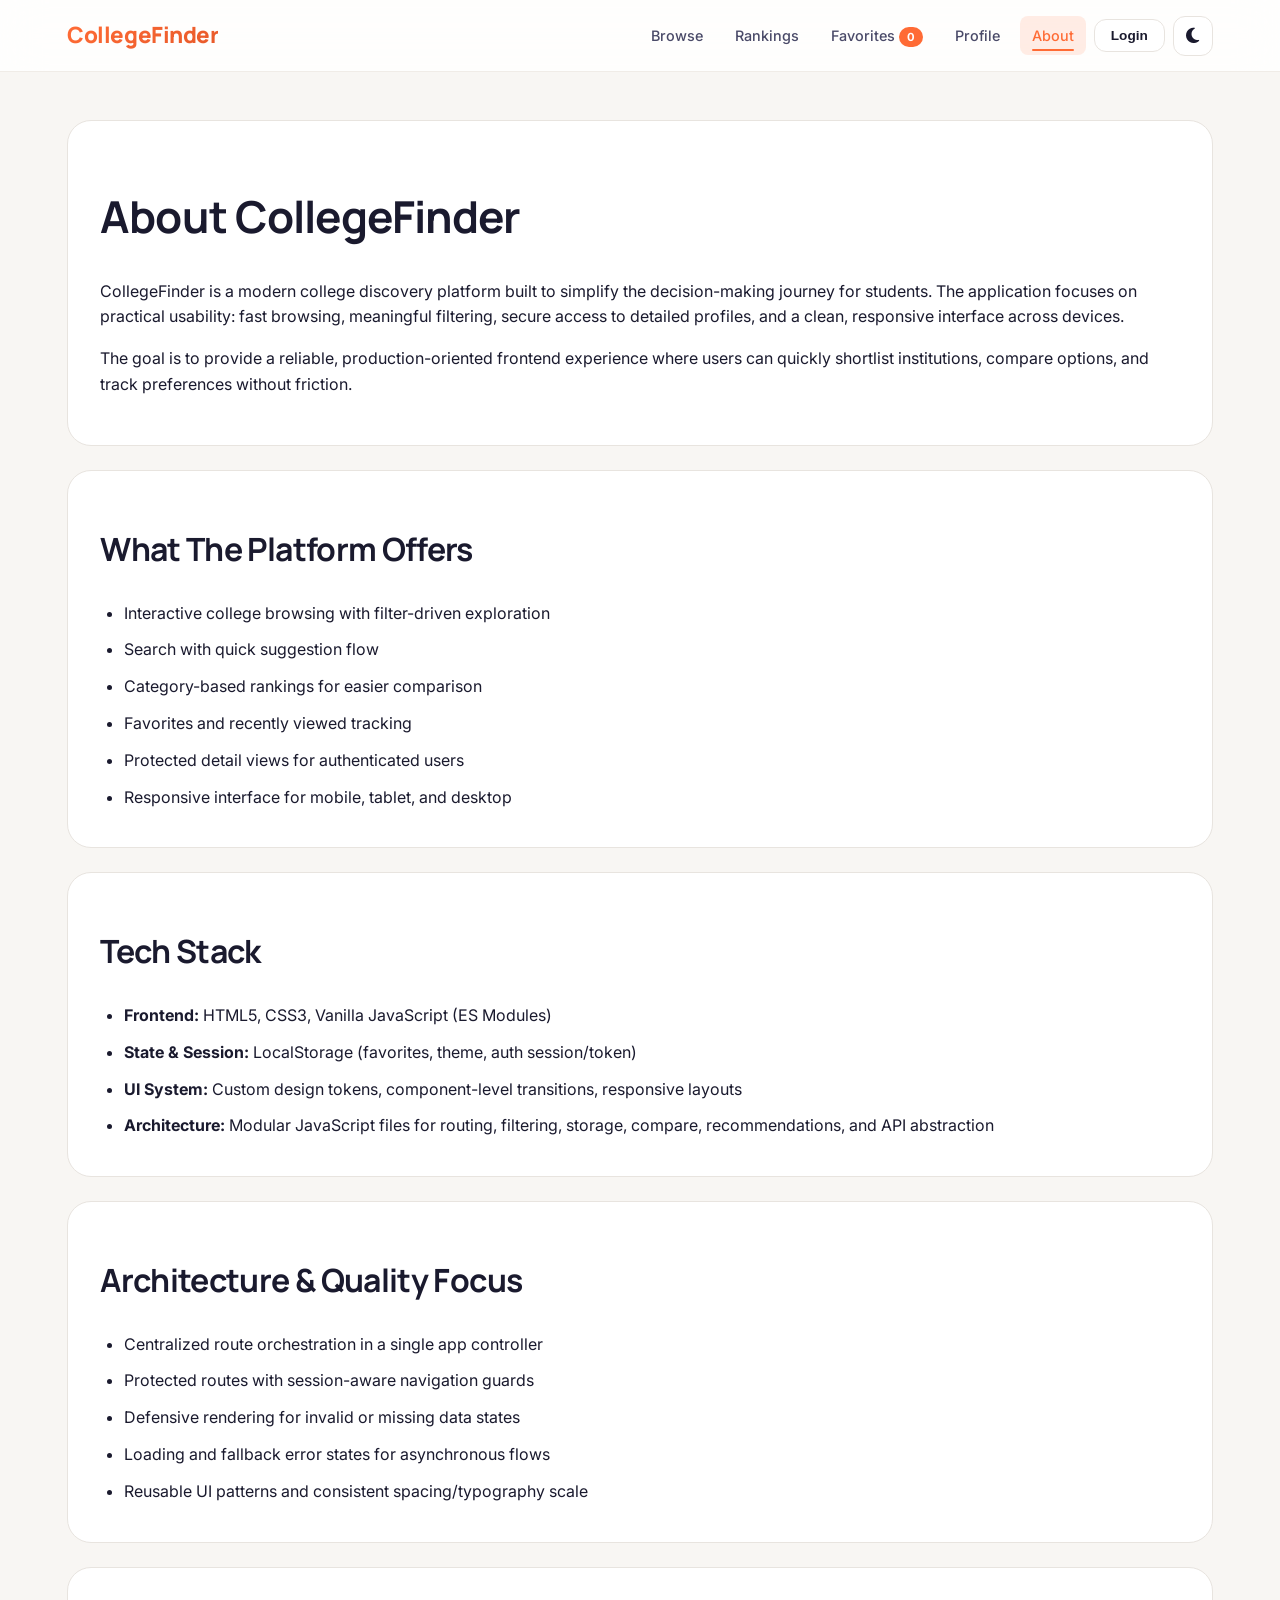
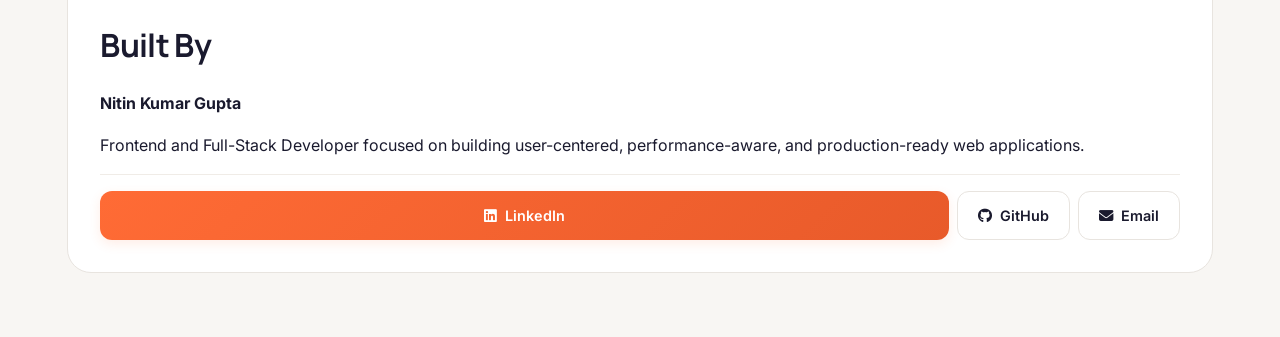
<file: about.html>
﻿<!DOCTYPE html>
<html lang="en" data-theme="light">
<head>
  <meta charset="UTF-8">
  <meta name="viewport" content="width=device-width, initial-scale=1.0">
  <title>About | CollegeFinder</title>
  <link rel="stylesheet" href="css/style.css">
  <link rel="stylesheet" href="https://cdnjs.cloudflare.com/ajax/libs/font-awesome/6.4.0/css/all.min.css">
</head>
<body>
  <nav class="navbar" role="navigation" aria-label="Main navigation">
    <div class="container nav-content">
      <a href="index.html" class="logo">CollegeFinder</a>
      <button id="nav-toggle" class="hamburger" aria-label="Toggle menu"><span></span><span></span><span></span></button>
      <div class="nav-links">
        <a href="index.html">Browse</a>
        <a href="rankings.html">Rankings</a>
        <a href="favorites.html">Favorites <span id="fav-count" class="badge">0</span></a>
        <a href="profile.html">Profile</a>
        <a href="about.html" class="active" aria-current="page">About</a>
        <span id="user-chip" class="user-chip hidden">Hi, <strong id="user-chip-name"></strong></span>
        <button id="auth-button" class="btn btn-secondary btn-sm">Login</button>
        <button id="theme-toggle" aria-label="Toggle Dark Mode"><i class="fas fa-moon"></i></button>
      </div>
    </div>
  </nav>

  <main class="container single-college-page">
    <section class="profile-panel">
      <h1>About CollegeFinder</h1>
      <p>CollegeFinder is a modern college discovery platform built to simplify the decision-making journey for students. The application focuses on practical usability: fast browsing, meaningful filtering, secure access to detailed profiles, and a clean, responsive interface across devices.</p>
      <p>The goal is to provide a reliable, production-oriented frontend experience where users can quickly shortlist institutions, compare options, and track preferences without friction.</p>
    </section>

    <section class="profile-panel">
      <h2>What The Platform Offers</h2>
      <ul>
        <li>Interactive college browsing with filter-driven exploration</li>
        <li>Search with quick suggestion flow</li>
        <li>Category-based rankings for easier comparison</li>
        <li>Favorites and recently viewed tracking</li>
        <li>Protected detail views for authenticated users</li>
        <li>Responsive interface for mobile, tablet, and desktop</li>
      </ul>
    </section>

    <section class="profile-panel">
      <h2>Tech Stack</h2>
      <ul>
        <li><strong>Frontend:</strong> HTML5, CSS3, Vanilla JavaScript (ES Modules)</li>
        <li><strong>State & Session:</strong> LocalStorage (favorites, theme, auth session/token)</li>
        <li><strong>UI System:</strong> Custom design tokens, component-level transitions, responsive layouts</li>
        <li><strong>Architecture:</strong> Modular JavaScript files for routing, filtering, storage, compare, recommendations, and API abstraction</li>
      </ul>
    </section>

    <section class="profile-panel">
      <h2>Architecture & Quality Focus</h2>
      <ul>
        <li>Centralized route orchestration in a single app controller</li>
        <li>Protected routes with session-aware navigation guards</li>
        <li>Defensive rendering for invalid or missing data states</li>
        <li>Loading and fallback error states for asynchronous flows</li>
        <li>Reusable UI patterns and consistent spacing/typography scale</li>
      </ul>
    </section>

    <section class="profile-panel">
      <h2>Built By</h2>
      <p><strong>Nitin Kumar Gupta</strong></p>
      <p>Frontend and Full-Stack Developer focused on building user-centered, performance-aware, and production-ready web applications.</p>
      <div class="card-actions" style="margin-top: 1rem; flex-wrap: wrap;">
        <a class="btn btn-primary" href="https://www.linkedin.com/in/nitin-kumar-gupta-0a5567373/" target="_blank" rel="noopener noreferrer">
          <i class="fab fa-linkedin"></i> LinkedIn
        </a>
        <a class="btn btn-secondary" href="https://github.com/NitinGupta05" target="_blank" rel="noopener noreferrer">
          <i class="fab fa-github"></i> GitHub
        </a>
        <a class="btn btn-secondary" href="mailto:nitinkumargupta515@gmail.com">
          <i class="fas fa-envelope"></i> Email
        </a>
      </div>
    </section>
  </main>

  <script type="module" src="js/app.js"></script>
</body>
</html>
</file>
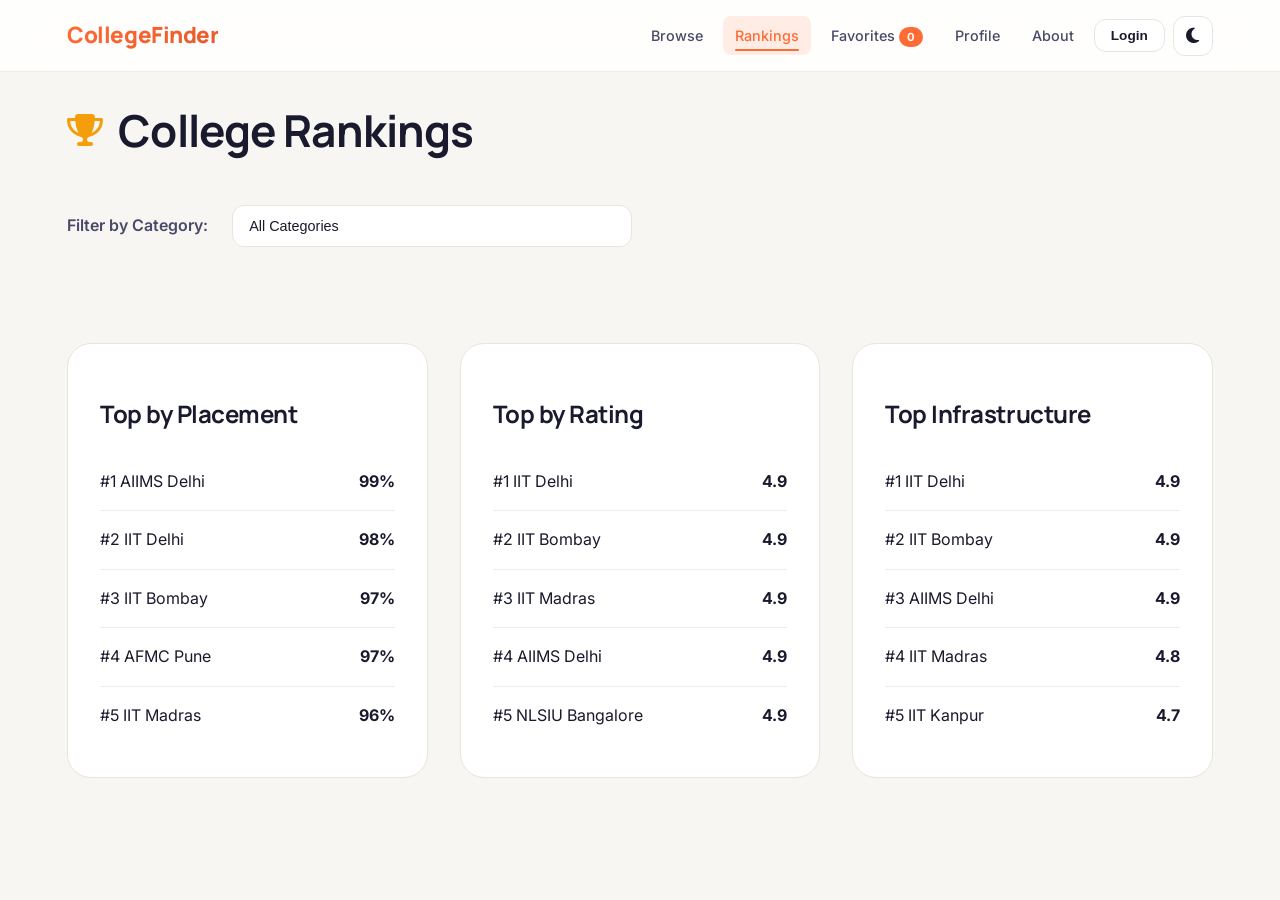
<file: rankings.html>
﻿<!DOCTYPE html>
<html lang="en" data-theme="light" style="scroll-behavior: smooth;">
<head>
  <meta charset="UTF-8">
  <meta name="viewport" content="width=device-width, initial-scale=1.0">
  <title>College Rankings | CollegeFinder</title>
  <link rel="stylesheet" href="css/style.css">
  <link rel="stylesheet" href="https://cdnjs.cloudflare.com/ajax/libs/font-awesome/6.4.0/css/all.min.css">
</head>
<body>
  <nav class="navbar" role="navigation" aria-label="Main navigation">
    <div class="container nav-content">
      <a href="index.html" class="logo">CollegeFinder</a>
      <button id="nav-toggle" class="hamburger" aria-label="Toggle menu"><span></span><span></span><span></span></button>
      <div class="nav-links">
        <a href="index.html">Browse</a>
        <a href="rankings.html" class="active" aria-current="page">Rankings</a>
        <a href="favorites.html">Favorites <span id="fav-count" class="badge">0</span></a>
        <a href="profile.html">Profile</a>
        <a href="about.html">About</a>
        <span id="user-chip" class="user-chip hidden">Hi, <strong id="user-chip-name"></strong></span>
        <button id="auth-button" class="btn btn-secondary btn-sm">Login</button>
        <button id="theme-toggle" aria-label="Toggle Dark Mode"><i class="fas fa-moon"></i></button>
      </div>
    </div>
  </nav>

  <main class="container single-college-page ranking-page" role="main" aria-label="College rankings">
    <h1 class="ranking-title"><i class="fas fa-trophy ranking-icon"></i> College Rankings</h1>
    <div class="ranking-filter-row">
      <label for="rank-category">Filter by Category:</label>
      <select id="rank-category" class="form-control">
        <option value="">All Categories</option>
        <option value="Engineering">Engineering</option>
        <option value="Medical">Medical</option>
        <option value="Law">Law</option>
        <option value="Arts">Arts</option>
      </select>
    </div>
    <div class="ranking-grid">
      <div class="ranking-section"><h3>Top by Placement</h3><div id="placement-ranking"></div></div>
      <div class="ranking-section"><h3>Top by Rating</h3><div id="rating-ranking"></div></div>
      <div class="ranking-section"><h3>Top Infrastructure</h3><div id="infrastructure-ranking"></div></div>
    </div>
  </main>

  <script type="module" src="js/app.js"></script>
</body>
</html>
</file>
<file: css/style.css>
@import url('https://fonts.googleapis.com/css2?family=Inter:wght@400;500;600;700&family=Manrope:wght@600;700;800&display=swap');

:root {
  /* Modern Color System */
  --bg: #f8f6f3;
  --bg-soft: #f0ece7;
  --surface: #ffffff;
  --surface-elevated: #ffffff;
  --text: #1a1a2e;
  --text-secondary: #4a4a68;
  --muted: #6b6b8d;
  --accent: #ff6b35;
  --accent-strong: #e85a2a;
  --accent-soft: rgba(255, 107, 53, 0.12);
  --border: #e8e4df;
  --border-soft: #f0ece7;
  --success: #10b981;
  --success-soft: rgba(16, 185, 129, 0.12);
  --danger: #ef4444;
  --danger-soft: rgba(239, 68, 68, 0.12);
  --warning: #f59e0b;
  --warning-soft: rgba(245, 158, 11, 0.12);
  --info: #3b82f6;
  --info-soft: rgba(59, 130, 246, 0.12);
  
  /* Modern Shadows */
  --shadow-xs: 0 1px 2px rgba(26, 26, 46, 0.04);
  --shadow-sm: 0 2px 8px rgba(26, 26, 46, 0.06);
  --shadow: 0 4px 16px rgba(26, 26, 46, 0.08);
  --shadow-md: 0 8px 24px rgba(26, 26, 46, 0.10);
  --shadow-lg: 0 16px 40px rgba(26, 26, 46, 0.12);
  --shadow-xl: 0 24px 60px rgba(26, 26, 46, 0.16);
  
  /* Border Radius - More rounded modern feel */
  --radius-xs: 4px;
  --radius-sm: 8px;
  --radius: 12px;
  --radius-md: 16px;
  --radius-lg: 24px;
  --radius-xl: 32px;
  --radius-full: 9999px;
  
  /* Spacing Scale */
  --space-xs: 0.25rem;
  --space-sm: 0.5rem;
  --space-md: 1rem;
  --space-lg: 1.5rem;
  --space-xl: 2rem;
  --space-2xl: 3rem;
  --space-3xl: 4rem;
  
  /* Animation */
  --ease: 200ms cubic-bezier(0.4, 0, 0.2, 1);
  --ease-out: 300ms cubic-bezier(0, 0, 0.2, 1);
  --ease-spring: 400ms cubic-bezier(0.34, 1.56, 0.64, 1);
  
  /* Layout */
  --navbar-height: 72px;
  --sidebar-width: 300px;
  --container-max: 1280px;
}

/* Dark Theme - Modern deep blue-black */
[data-theme='dark'] {
  --bg: #0f0f1a;
  --bg-soft: #1a1a2e;
  --surface: #1e1e30;
  --surface-elevated: #252540;
  --text: #f1f1f5;
  --text-secondary: #c4c4d4;
  --muted: #8888a0;
  --accent: #ff7a48;
  --accent-strong: #ff8f66;
  --accent-soft: rgba(255, 122, 72, 0.15);
  --border: #2a2a42;
  --border-soft: #252538;
  --shadow-xs: 0 1px 2px rgba(0, 0, 0, 0.2);
  --shadow-sm: 0 2px 8px rgba(0, 0, 0, 0.25);
  --shadow: 0 4px 16px rgba(0, 0, 0, 0.3);
  --shadow-md: 0 8px 24px rgba(0, 0, 0, 0.35);
  --shadow-lg: 0 16px 40px rgba(0, 0, 0, 0.4);
  --shadow-xl: 0 24px 60px rgba(0, 0, 0, 0.5);
}

* {
  box-sizing: border-box;
}

html {
  scroll-behavior: smooth;
}

html,
body {
  margin: 0;
  padding: 0;
}

body {
  font-family: 'Inter', -apple-system, BlinkMacSystemFont, 'Segoe UI', sans-serif;
  background: var(--bg);
  color: var(--text);
  line-height: 1.6;
  overflow-x: hidden;
  -webkit-font-smoothing: antialiased;
  -moz-osx-font-smoothing: grayscale;
}

body.menu-open {
  overflow: hidden;
}

/* Modern Container */
.container {
  width: min(var(--container-max), 92vw);
  margin: 0 auto;
  padding-left: var(--space-md);
  padding-right: var(--space-md);
}

a {
  color: inherit;
  text-decoration: none;
}

h1, h2, h3, h4, h5, h6,
.logo {
  font-family: 'Manrope', sans-serif;
  font-weight: 700;
  letter-spacing: -0.02em;
  color: var(--text);
  line-height: 1.2;
}

h1 { font-size: clamp(2rem, 4vw, 2.75rem); }
h2 { font-size: clamp(1.5rem, 3vw, 2rem); }
h3 { font-size: clamp(1.25rem, 2.5vw, 1.5rem); }
h4 { font-size: 1.125rem; }

.hidden {
  display: none !important;
}

/* ===== MODERN NAVBAR ===== */
.navbar {
  position: sticky;
  top: 0;
  z-index: 140;
  height: var(--navbar-height);
  background: color-mix(in srgb, var(--surface) 85%, transparent);
  backdrop-filter: blur(20px) saturate(180%);
  -webkit-backdrop-filter: blur(20px) saturate(180%);
  border-bottom: 1px solid var(--border-soft);
  transition: background var(--ease), border-color var(--ease), box-shadow var(--ease);
}

.navbar.scrolled {
  box-shadow: var(--shadow-md);
  border-color: var(--border);
}

.nav-content {
  display: flex;
  align-items: center;
  justify-content: space-between;
  height: 100%;
  gap: var(--space-xl);
}

.logo {
  text-decoration: none;
  font-size: 1.4rem;
  font-weight: 800;
  background: linear-gradient(135deg, var(--accent) 0%, var(--accent-strong) 100%);
  -webkit-background-clip: text;
  -webkit-text-fill-color: transparent;
  background-clip: text;
  transition: transform var(--ease);
}

.logo:hover {
  transform: scale(1.02);
}

.nav-links {
  display: flex;
  align-items: center;
  gap: var(--space-sm);
  min-width: 0;
}

.nav-links a {
  text-decoration: none;
  font-weight: 500;
  font-size: 0.9rem;
  color: var(--text-secondary);
  padding: 0.5rem 0.75rem;
  border-radius: var(--radius-sm);
  transition: all var(--ease);
  position: relative;
}

.nav-links a::after {
  content: '';
  position: absolute;
  bottom: 4px;
  left: 50%;
  width: 0;
  height: 2px;
  background: var(--accent);
  border-radius: var(--radius-full);
  transition: all var(--ease);
  transform: translateX(-50%);
}

.nav-links a:hover {
  color: var(--text);
  background: var(--accent-soft);
}

.nav-links a:hover::after {
  width: calc(100% - 1.5rem);
}

.nav-links a.active {
  color: var(--accent);
  background: var(--accent-soft);
}

.nav-links a.active::after {
  width: calc(100% - 1.5rem);
}

/* Theme Toggle - Modern Icon Button */
#theme-toggle {
  width: 40px;
  height: 40px;
  border-radius: var(--radius);
  border: 1px solid var(--border);
  background: var(--surface);
  color: var(--text);
  cursor: pointer;
  display: flex;
  align-items: center;
  justify-content: center;
  transition: all var(--ease);
}

#theme-toggle:hover {
  border-color: var(--accent);
  background: var(--accent-soft);
  transform: scale(1.05);
}

#theme-toggle:active {
  transform: scale(0.95);
}

#theme-toggle i {
  font-size: 1.1rem;
  transition: transform var(--ease-spring);
}

#theme-toggle:hover i {
  transform: rotate(15deg);
}

/* Modern Hamburger Menu */
.hamburger {
  display: none;
  width: 44px;
  height: 44px;
  border: 1px solid var(--border);
  border-radius: var(--radius);
  background: var(--surface);
  cursor: pointer;
  align-items: center;
  justify-content: center;
  gap: 5px;
  flex-direction: column;
  padding: 10px;
}

.hamburger span {
  width: 20px;
  height: 2px;
  background: var(--text);
  border-radius: var(--radius-full);
  transition: all var(--ease);
}

.hamburger.active span:nth-child(1) {
  transform: translateY(7px) rotate(45deg);
}
.hamburger.active span:nth-child(2) {
  opacity: 0;
  transform: scaleX(0);
}
.hamburger.active span:nth-child(3) {
  transform: translateY(-7px) rotate(-45deg);
}

/* ===== MAIN LAYOUT ===== */
.main-layout {
  display: grid;
  grid-template-columns: var(--sidebar-width) 1fr;
  gap: var(--space-xl);
  padding-top: var(--space-xl);
  padding-bottom: var(--space-3xl);
  min-height: calc(100vh - var(--navbar-height));
}

/* ===== MODERN SIDEBAR ===== */
.sidebar {
  position: sticky;
  top: calc(var(--navbar-height) + var(--space-lg));
  align-self: start;
  background: var(--surface);
  border: 1px solid var(--border);
  border-radius: var(--radius-lg);
  padding: var(--space-lg);
  transition: all var(--ease);
  max-height: calc(100vh - var(--navbar-height) - var(--space-xl));
  overflow-y: auto;
  scrollbar-width: thin;
  scrollbar-color: var(--border) transparent;
}

.sidebar::-webkit-scrollbar {
  width: 6px;
}

.sidebar::-webkit-scrollbar-track {
  background: transparent;
}

.sidebar::-webkit-scrollbar-thumb {
  background: var(--border);
  border-radius: var(--radius-full);
}

.sidebar.collapsed {
  width: 72px;
  padding: var(--space-md);
  overflow: hidden;
}

.sidebar.collapsed .filter-group,
.sidebar.collapsed #reset-filters,
.sidebar.collapsed .filter-header h3 {
  opacity: 0;
  pointer-events: none;
  height: 0;
  margin: 0;
  overflow: hidden;
}

.sidebar.collapsed .filter-tools {
  flex-direction: column;
}

.filter-header {
  display: flex;
  justify-content: space-between;
  align-items: center;
  margin-bottom: var(--space-lg);
  padding-bottom: var(--space-md);
  border-bottom: 1px solid var(--border-soft);
}

.filter-header h3 {
  font-size: 1rem;
  margin: 0;
  display: flex;
  align-items: center;
  gap: var(--space-sm);
}

.filter-header h3 i {
  color: var(--accent);
}

.filter-tools {
  display: flex;
  gap: var(--space-sm);
  align-items: center;
}

/* ===== FILTER GROUPS ===== */
.filter-group {
  margin-bottom: var(--space-md);
  transition: all var(--ease);
}

.filter-group label {
  display: flex;
  align-items: center;
  gap: var(--space-sm);
  font-size: 0.85rem;
  font-weight: 600;
  margin-bottom: var(--space-sm);
  color: var(--text);
}

.filter-group label i {
  color: var(--accent);
  font-size: 0.9rem;
  width: 16px;
}

.filter-group label .value-badge {
  margin-left: auto;
  font-size: 0.75rem;
  font-weight: 600;
  color: var(--accent);
  background: var(--accent-soft);
  padding: 2px 8px;
  border-radius: var(--radius-full);
}

/* Modern Form Controls */
.form-control {
  width: 100%;
  padding: 0.75rem 1rem;
  border: 1.5px solid var(--border);
  border-radius: var(--radius);
  background: var(--surface);
  color: var(--text);
  font-size: 0.9rem;
  transition: all var(--ease);
  appearance: none;
}

.form-control:hover {
  border-color: var(--muted);
}

.form-control:focus {
  outline: none;
  border-color: var(--accent);
  box-shadow: 0 0 0 4px var(--accent-soft);
  background: var(--surface);
}

.form-control::placeholder {
  color: var(--muted);
}

/* Modern Range Slider */
input[type="range"] {
  -webkit-appearance: none;
  appearance: none;
  width: 100%;
  height: 6px;
  border-radius: var(--radius-full);
  background: var(--border);
  cursor: pointer;
  transition: background var(--ease);
}

input[type="range"]::-webkit-slider-thumb {
  -webkit-appearance: none;
  width: 20px;
  height: 20px;
  border-radius: 50%;
  background: var(--accent);
  cursor: pointer;
  border: 3px solid var(--surface);
  box-shadow: var(--shadow-sm);
  transition: all var(--ease);
}

input[type="range"]::-webkit-slider-thumb:hover {
  transform: scale(1.15);
  box-shadow: var(--shadow);
}

input[type="range"]::-moz-range-thumb {
  width: 20px;
  height: 20px;
  border-radius: 50%;
  background: var(--accent);
  cursor: pointer;
  border: 3px solid var(--surface);
  box-shadow: var(--shadow-sm);
}

.range-inputs {
  display: grid;
  grid-template-columns: 1fr 1fr;
  gap: var(--space-sm);
}

/* Modern Checkbox Group */
.checkbox-group {
  display: grid;
  gap: var(--space-sm);
}

.checkbox-group label {
  display: flex;
  align-items: center;
  gap: var(--space-sm);
  font-size: 0.875rem;
  font-weight: 500;
  cursor: pointer;
  padding: var(--space-xs) var(--space-sm);
  border-radius: var(--radius-sm);
  transition: all var(--ease);
}

.checkbox-group label:hover {
  background: var(--accent-soft);
}

.checkbox-group input[type="checkbox"] {
  width: 18px;
  height: 18px;
  border-radius: var(--radius-xs);
  border: 2px solid var(--border);
  background: var(--surface);
  cursor: pointer;
  accent-color: var(--accent);
  transition: all var(--ease);
}

.checkbox-group input[type="checkbox"]:checked {
  background: var(--accent);
  border-color: var(--accent);
}

/* ===== CONTROLS BAR ===== */
.controls-bar {
  display: flex;
  gap: var(--space-md);
  align-items: center;
  margin-bottom: var(--space-xl);
  padding: var(--space-sm) var(--space-md);
  background: var(--surface);
  border-radius: var(--radius-lg);
  border: 1px solid var(--border);
  box-shadow: var(--shadow-xs);
  flex-wrap: wrap;
  min-height: 60px;
}

.mobile-filter-btn {
  display: none;
}

/* Modern Search */
.search-wrapper {
  position: relative;
  flex: 1;
  min-width: 200px;
}

#search-input {
  width: 100%;
  padding: 0.875rem 1rem 0.875rem 3rem;
  border-radius: var(--radius);
  border: 1.5px solid var(--border);
  background: var(--bg);
  color: var(--text);
  font-size: 0.9rem;
  transition: all var(--ease);
}

#search-input:hover {
  border-color: var(--muted);
}

#search-input:focus {
  outline: none;
  border-color: var(--accent);
  background: var(--surface);
  box-shadow: 0 0 0 4px var(--accent-soft);
}

.search-trigger {
  position: absolute;
  left: 10px;
  top: 50%;
  transform: translateY(-50%);
  width: 36px;
  height: 36px;
  border-radius: var(--radius);
  border: none;
  background: transparent;
  display: inline-flex;
  align-items: center;
  justify-content: center;
  cursor: pointer;
  transition: all var(--ease);
}

.search-trigger .search-icon {
  color: var(--muted);
  font-size: 1rem;
  transition: color var(--ease);
}

.search-trigger:hover {
  background: var(--accent-soft);
}

.search-trigger:hover .search-icon {
  color: var(--accent);
}

/* Modern Sort Pills */
.sort-pills {
  display: inline-flex;
  gap: 4px;
  background: var(--bg);
  border-radius: var(--radius);
  padding: 4px;
  flex-shrink: 0;
}

.sort-pill {
  border: none;
  border-radius: var(--radius-sm);
  background: transparent;
  color: var(--text-secondary);
  font-weight: 600;
  font-size: 0.85rem;
  padding: 0.5rem 1rem;
  cursor: pointer;
  transition: all var(--ease);
}

.sort-pill:hover {
  color: var(--text);
  background: var(--surface);
}

.sort-pill.active {
  background: var(--accent);
  color: white;
  box-shadow: 0 2px 8px var(--accent-soft);
}

/* Suggestions Dropdown */
.suggestions-dropdown {
  position: absolute;
  z-index: 30;
  left: 0;
  right: 0;
  top: calc(100% + 8px);
  background: var(--surface);
  border: 1px solid var(--border);
  border-radius: var(--radius-md);
  box-shadow: var(--shadow-lg);
  display: none;
  overflow: hidden;
  animation: slideDown var(--ease-out);
}

.suggestions-dropdown div {
  padding: 0.75rem 1rem;
  cursor: pointer;
  transition: background var(--ease);
  font-size: 0.9rem;
}

.suggestions-dropdown div:hover {
  background: var(--accent-soft);
}

.suggestions-dropdown div mark {
  background: var(--accent-soft);
  color: var(--accent);
  border-radius: var(--radius-xs);
  padding: 0 2px;
}

/* ===== MODERN GRID ===== */
.grid-container {
  display: grid;
  grid-template-columns: repeat(auto-fill, minmax(280px, 1fr));
  gap: var(--space-lg);
}

/* ===== MODERN CARD ===== */
.college-card {
  position: relative;
  border-radius: var(--radius-lg);
  background: var(--surface);
  border: 1px solid var(--border);
  overflow: hidden;
  box-shadow: var(--shadow-sm);
  transition: all var(--ease-spring);
  cursor: pointer;
  display: flex;
  flex-direction: column;
}

.college-card:hover {
  transform: translateY(-8px);
  box-shadow: var(--shadow-lg);
  border-color: var(--accent);
}

.college-card:focus-visible {
  outline: 3px solid var(--accent);
  outline-offset: 2px;
}

.card-image {
  width: 100%;
  height: 180px;
  object-fit: cover;
  transition: transform var(--ease);
}

.college-card:hover .card-image {
  transform: scale(1.05);
}

.card-image-wrapper {
  overflow: hidden;
  position: relative;
}

.card-content {
  padding: var(--space-lg);
  flex: 1;
  display: flex;
  flex-direction: column;
}

.card-title {
  margin: 0 0 var(--space-sm);
  font-size: 1.1rem;
  font-weight: 700;
  color: var(--text);
  line-height: 1.3;
}

.card-meta-row {
  display: flex;
  justify-content: space-between;
  gap: var(--space-sm);
  font-size: 0.85rem;
  color: var(--muted);
  flex-wrap: wrap;
}

.card-meta-row i {
  margin-right: 4px;
  color: var(--text-secondary);
}

.fees-display {
  margin-top: var(--space-sm);
  margin-bottom: var(--space-sm);
  display: flex;
  align-items: baseline;
  gap: var(--space-xs);
}

.fees-display .amount {
  font-size: 1.25rem;
  font-weight: 700;
  color: var(--accent);
}

.fees-display .period {
  font-size: 0.8rem;
  color: var(--muted);
}

/* Card Rating Badge */
.card-rating {
  display: inline-flex;
  align-items: center;
  gap: 4px;
  background: var(--warning-soft);
  color: var(--warning);
  padding: 4px 10px;
  border-radius: var(--radius-full);
  font-size: 0.8rem;
  font-weight: 600;
}

.card-rating i {
  font-size: 0.75rem;
}

/* Category Badge */
.category-badge {
  position: absolute;
  top: var(--space-md);
  left: var(--space-md);
  background: linear-gradient(135deg, var(--accent) 0%, var(--accent-strong) 100%);
  color: white;
  padding: 6px 12px;
  border-radius: var(--radius-full);
  font-size: 0.75rem;
  font-weight: 600;
  box-shadow: var(--shadow);
}

/* Card Actions */
.card-actions {
  display: flex;
  gap: var(--space-sm);
  position: relative;
  z-index: 2;
  flex-wrap: wrap;
  margin-top: auto;
  padding-top: var(--space-md);
  border-top: 1px solid var(--border-soft);
}

.card-actions .btn-primary {
  flex: 1;
  min-width: 0;
}

.card-actions .btn-secondary[data-action] {
  width: 44px;
  height: 44px;
  padding: 0;
  flex-shrink: 0;
}

/* ===== MODERN BUTTONS ===== */
.btn {
  border: none;
  border-radius: var(--radius);
  padding: 0.75rem 1.25rem;
  font-weight: 600;
  font-size: 0.9rem;
  cursor: pointer;
  text-decoration: none;
  display: inline-flex;
  align-items: center;
  justify-content: center;
  gap: var(--space-sm);
  transition: all var(--ease);
  position: relative;
  overflow: hidden;
}

.btn::before {
  content: '';
  position: absolute;
  inset: 0;
  background: linear-gradient(135deg, rgba(255,255,255,0.2) 0%, transparent 50%);
  opacity: 0;
  transition: opacity var(--ease);
}

.btn:hover::before {
  opacity: 1;
}

.btn:hover {
  transform: translateY(-2px);
}

.btn:active {
  transform: translateY(0) scale(0.98);
}

.btn-primary {
  background: linear-gradient(135deg, var(--accent) 0%, var(--accent-strong) 100%);
  color: white;
  box-shadow: 0 4px 12px var(--accent-soft);
}

.btn-primary:hover {
  box-shadow: 0 6px 20px var(--accent-soft);
}

.btn-secondary {
  background: var(--surface);
  border: 1.5px solid var(--border);
  color: var(--text);
}

.btn-secondary:hover {
  border-color: var(--accent);
  background: var(--accent-soft);
  color: var(--accent);
}

.btn-danger {
  background: var(--danger-soft);
  border: 1.5px solid var(--danger);
  color: var(--danger);
}

.btn-danger:hover {
  background: var(--danger);
  color: white;
}

.btn-sm {
  padding: 0.5rem 1rem;
  font-size: 0.85rem;
}

.btn-icon {
  width: 44px;
  height: 44px;
  padding: 0;
  border-radius: var(--radius);
  flex-shrink: 0;
}

.btn-text {
  background: none;
  border: none;
  color: var(--muted);
  cursor: pointer;
  font-weight: 600;
  padding: 0.5rem 0.75rem;
  border-radius: var(--radius-sm);
  transition: all var(--ease);
}

.btn-text:hover {
  color: var(--accent);
  background: var(--accent-soft);
}

/* Badge */
.badge {
  background: var(--accent);
  color: white;
  font-size: 0.7rem;
  font-weight: 700;
  padding: 3px 8px;
  border-radius: var(--radius-full);
  min-width: 20px;
  text-align: center;
}

/* User Chip */
.user-chip {
  font-size: 0.85rem;
  color: var(--text-secondary);
  background: var(--surface);
  padding: 0.5rem 1rem;
  border-radius: var(--radius-full);
  border: 1px solid var(--border);
}

/* Horizontal Scroll */
.horizontal-scroll {
  display: flex;
  gap: var(--space-md);
  overflow-x: auto;
  padding: var(--space-sm) 0;
  scroll-snap-type: x mandatory;
  scrollbar-width: thin;
  scrollbar-color: var(--border) transparent;
}

.horizontal-scroll::-webkit-scrollbar {
  height: 6px;
}

.horizontal-scroll > * {
  scroll-snap-align: start;
  flex-shrink: 0;
}

/* ===== PAGE TITLES ===== */
.page-title {
  margin-top: var(--space-xl);
  margin-bottom: var(--space-xl);
  display: flex;
  align-items: center;
  gap: var(--space-md);
}

.page-title i {
  color: var(--accent);
}

.single-college-page {
  margin-top: var(--space-xl);
  margin-bottom: var(--space-3xl);
  animation: fadeIn var(--ease-out);
}

/* Breadcrumbs */
.breadcrumbs {
  margin-bottom: var(--space-lg);
  color: var(--muted);
  font-size: 0.9rem;
  display: flex;
  align-items: center;
  gap: var(--space-sm);
  flex-wrap: wrap;
}

.breadcrumbs a {
  color: var(--accent);
  transition: color var(--ease);
}

.breadcrumbs a:hover {
  color: var(--accent-strong);
}

.breadcrumbs .active {
  color: var(--text);
  font-weight: 500;
}

/* ===== COLLEGE HERO ===== */
.college-hero {
  display: grid;
  grid-template-columns: 1fr 1fr;
  gap: var(--space-2xl);
  margin-top: var(--space-lg);
}

.college-hero img {
  width: 100%;
  height: 400px;
  object-fit: cover;
  border-radius: var(--radius-lg);
  border: 1px solid var(--border);
  box-shadow: var(--shadow-md);
}

.details-info h1 {
  margin-top: 0;
}

.details-info .price {
  font-size: 1.5rem;
  font-weight: 700;
  color: var(--accent);
}

/* Stats Box */
.stats-box {
  margin-top: var(--space-2xl);
  display: grid;
  grid-template-columns: repeat(auto-fit, minmax(200px, 1fr));
  gap: var(--space-lg);
}

.stat-card {
  background: var(--surface);
  border: 1px solid var(--border);
  border-radius: var(--radius-lg);
  padding: var(--space-lg);
  display: flex;
  align-items: center;
  gap: var(--space-md);
  transition: all var(--ease);
}

.stat-card:hover {
  transform: translateY(-4px);
  box-shadow: var(--shadow-md);
  border-color: var(--accent);
}

.stat-card i {
  width: 48px;
  height: 48px;
  display: flex;
  align-items: center;
  justify-content: center;
  background: var(--accent-soft);
  color: var(--accent);
  border-radius: var(--radius);
  font-size: 1.25rem;
}

.stat-card h4 {
  margin: 0;
  font-size: 1.5rem;
  color: var(--text);
}

.stat-card p {
  margin: 0;
  font-size: 0.85rem;
  color: var(--muted);
}

/* Details Body, Profile Panel, Ranking Section */
.details-body,
.profile-panel,
.ranking-section {
  margin-top: var(--space-2xl);
  background: var(--surface);
  border: 1px solid var(--border);
  border-radius: var(--radius-lg);
  padding: var(--space-xl);
  transition: box-shadow var(--ease);
}

.details-body:hover,
.profile-panel:hover {
  box-shadow: var(--shadow-md);
}

.details-list {
  margin: var(--space-md) 0 var(--space-lg);
  padding: 0;
  list-style: none;
}

.details-list li {
  padding: var(--space-sm) 0;
  border-bottom: 1px solid var(--border-soft);
  display: flex;
  align-items: center;
  gap: var(--space-sm);
  font-size: 0.95rem;
}

.details-list li:last-child {
  border-bottom: none;
}

.details-list li i {
  color: var(--accent);
  width: 20px;
}

.section-header {
  margin-top: var(--space-2xl);
}

/* Recommended Grid */
.recommended-grid {
  display: grid;
  grid-template-columns: repeat(auto-fill, minmax(260px, 1fr));
  gap: var(--space-lg);
  margin-top: var(--space-md);
}

.rec-card {
  background: var(--surface);
  border: 1px solid var(--border);
  border-radius: var(--radius-lg);
  overflow: hidden;
  transition: all var(--ease);
}

.rec-card:hover {
  transform: translateY(-4px);
  box-shadow: var(--shadow-md);
}

.rec-card img {
  width: 100%;
  height: 140px;
  object-fit: cover;
}

.rec-info {
  padding: var(--space-md);
}

.rec-meta {
  display: flex;
  justify-content: space-between;
  font-size: 0.85rem;
  color: var(--muted);
  margin-bottom: var(--space-sm);
}

.btn-rec {
  color: var(--accent);
  font-weight: 600;
  text-decoration: none;
  font-size: 0.9rem;
  transition: color var(--ease);
}

.btn-rec:hover {
  color: var(--accent-strong);
}

/* Profile Row */
.rank-row,
.profile-row {
  display: flex;
  align-items: center;
  justify-content: space-between;
  gap: var(--space-md);
  border-bottom: 1px solid var(--border-soft);
  padding: var(--space-md) 0;
  transition: background var(--ease);
}

.rank-row:last-child,
.profile-row:last-child {
  border-bottom: none;
}

.rank-row:hover,
.profile-row:hover {
  background: var(--accent-soft);
  margin: 0 calc(var(--space-md) * -1);
  padding-left: var(--space-md);
  padding-right: var(--space-md);
  border-radius: var(--radius-sm);
}

.profile-row strong {
  text-align: right;
  font-weight: 600;
  color: var(--text);
}

/* Switch Row */
.switch-row {
  display: flex;
  align-items: center;
  justify-content: space-between;
  gap: var(--space-md);
  padding: var(--space-md) 0;
  border-bottom: 1px solid var(--border-soft);
}

.switch-row:last-child {
  border-bottom: none;
}

/* ===== MODERN MODAL ===== */
.modal {
  position: fixed;
  inset: 0;
  background: rgba(15, 15, 26, 0.6);
  backdrop-filter: blur(8px);
  -webkit-backdrop-filter: blur(8px);
  display: none;
  align-items: center;
  justify-content: center;
  z-index: 200;
  padding: var(--space-lg);
  animation: fadeIn var(--ease-out);
}

.mobile-overlay {
  position: fixed;
  inset: 0;
  background: rgba(15, 15, 26, 0.5);
  backdrop-filter: blur(4px);
  -webkit-backdrop-filter: blur(4px);
  opacity: 0;
  pointer-events: none;
  transition: opacity var(--ease);
  z-index: 115;
}

.mobile-overlay.show {
  opacity: 1;
  pointer-events: auto;
}

.modal.show {
  display: flex;
}

.modal-content {
  background: var(--surface);
  border: 1px solid var(--border);
  border-radius: var(--radius-xl);
  width: min(960px, 100%);
  max-height: 90vh;
  overflow: auto;
  padding: var(--space-xl);
  box-shadow: var(--shadow-xl);
  animation: scaleIn var(--ease-spring);
}

.modal-header {
  display: flex;
  justify-content: space-between;
  align-items: center;
  margin-bottom: var(--space-lg);
  padding-bottom: var(--space-md);
  border-bottom: 1px solid var(--border);
}

.modal-header h2 {
  margin: 0;
}

.close-modal {
  width: 40px;
  height: 40px;
  border: 1px solid var(--border);
  background: var(--surface);
  border-radius: var(--radius);
  font-size: 1.5rem;
  cursor: pointer;
  color: var(--muted);
  transition: all var(--ease);
  display: flex;
  align-items: center;
  justify-content: center;
}

.close-modal:hover {
  background: var(--danger-soft);
  border-color: var(--danger);
  color: var(--danger);
}

/* Compare Table */
.compare-table {
  width: 100%;
  border-collapse: collapse;
  font-size: 0.9rem;
}

.compare-table th,
.compare-table td {
  border-bottom: 1px solid var(--border);
  padding: var(--space-md);
  text-align: left;
}

.compare-table th {
  background: var(--bg);
  font-weight: 600;
  color: var(--text-secondary);
  position: sticky;
  top: 0;
}

.compare-table tr:hover td {
  background: var(--accent-soft);
}

.modal-body {
  overflow-x: auto;
}

/* Auth Modal */
.auth-modal-content {
  width: min(480px, 100%);
  position: relative;
}

.auth-close {
  position: absolute;
  right: var(--space-md);
  top: var(--space-md);
}

.auth-tabs {
  display: grid;
  grid-template-columns: 1fr 1fr;
  gap: var(--space-sm);
  margin-bottom: var(--space-xl);
  background: var(--bg);
  padding: var(--space-xs);
  border-radius: var(--radius);
}

.auth-tab {
  border: none;
  background: transparent;
  border-radius: var(--radius-sm);
  padding: var(--space-md);
  cursor: pointer;
  font-weight: 600;
  font-size: 0.95rem;
  color: var(--muted);
  transition: all var(--ease);
}

.auth-tab.active {
  background: var(--surface);
  color: var(--accent);
  box-shadow: var(--shadow-sm);
}

.auth-form {
  display: grid;
  gap: var(--space-md);
}

.auth-form .form-group {
  display: grid;
  gap: var(--space-xs);
}

.auth-form label {
  font-weight: 600;
  font-size: 0.9rem;
  color: var(--text);
}

/* Dark Theme Specific */
[data-theme='dark'] .auth-modal-content {
  background: linear-gradient(180deg, var(--surface) 0%, var(--bg-soft) 100%);
}

/* Locked Card */
.locked-card {
  background: var(--surface);
  border: 1px solid var(--border);
  border-radius: var(--radius-lg);
  text-align: center;
  padding: var(--space-3xl);
  position: relative;
  overflow: hidden;
}

.locked-card::before {
  content: '';
  position: absolute;
  top: 0;
  left: 0;
  right: 0;
  height: 4px;
  background: linear-gradient(90deg, var(--accent) 0%, var(--warning) 100%);
}

.locked-card i {
  font-size: 3rem;
  color: var(--muted);
  margin-bottom: var(--space-md);
}

/* Load More */
.load-more-container {
  margin-top: var(--space-2xl);
  text-align: center;
}

/* Empty State */
.empty-state {
  background: var(--surface);
  border: 2px dashed var(--border);
  border-radius: var(--radius-lg);
  padding: var(--space-3xl);
  text-align: center;
  color: var(--muted);
}

.empty-state i {
  font-size: 3rem;
  color: var(--border);
  margin-bottom: var(--space-md);
  display: block;
}

/* ===== RANKINGS PAGE ===== */
.ranking-page .ranking-title {
  margin-bottom: var(--space-2xl);
  display: flex;
  align-items: center;
  gap: var(--space-md);
}

.ranking-page .ranking-icon {
  color: var(--warning);
  font-size: 2rem;
}

.ranking-filter-row {
  margin-bottom: var(--space-2xl);
  display: flex;
  align-items: center;
  gap: var(--space-lg);
  flex-wrap: wrap;
}

.ranking-filter-row label {
  font-weight: 600;
  color: var(--text-secondary);
}

.ranking-filter-row #rank-category {
  width: min(400px, 100%);
}

.ranking-grid {
  margin-top: var(--space-lg);
  display: grid;
  grid-template-columns: repeat(auto-fit, minmax(320px, 1fr));
  gap: var(--space-xl);
}

/* ===== MODERN SKELETON LOADING ===== */
.skeleton {
  background: linear-gradient(
    90deg,
    var(--bg) 25%,
    var(--border) 50%,
    var(--bg) 75%
  );
  background-size: 200% 100%;
  animation: shimmer 1.5s infinite;
  border-radius: var(--radius);
}

@keyframes shimmer {
  0% { background-position: 200% 0; }
  100% { background-position: -200% 0; }
}

/* ===== ANIMATIONS ===== */
@keyframes fadeIn {
  from { opacity: 0; }
  to { opacity: 1; }
}

@keyframes slideDown {
  from {
    opacity: 0;
    transform: translateY(-10px);
  }
  to {
    opacity: 1;
    transform: translateY(0);
  }
}

@keyframes scaleIn {
  from {
    opacity: 0;
    transform: scale(0.95);
  }
  to {
    opacity: 1;
    transform: scale(1);
  }
}

.reveal {
  opacity: 0;
  transform: translateY(24px);
  transition: opacity 480ms cubic-bezier(0.25, 0.46, 0.45, 0.94),
              transform 480ms cubic-bezier(0.25, 0.46, 0.45, 0.94);
}

.reveal.in-view {
  opacity: 1;
  transform: translateY(0);
}

/* Staggered card entrance */
@keyframes cardFadeUp {
  from {
    opacity: 0;
    transform: translateY(20px);
  }
  to {
    opacity: 1;
    transform: translateY(0);
  }
}

/* Consecutive profile/about panels */
.single-college-page .profile-panel + .profile-panel {
  margin-top: var(--space-lg);
}

.single-college-page .profile-panel h2 {
  display: flex;
  align-items: center;
  gap: var(--space-sm);
}

.single-college-page .profile-panel h2 i {
  color: var(--accent);
}

.single-college-page .profile-panel ul {
  padding-left: var(--space-lg);
  margin: var(--space-sm) 0 0;
  line-height: 1.8;
}

.single-college-page .profile-panel ul li {
  padding: var(--space-xs) 0;
}

/* ===== RESPONSIVE BREAKPOINTS ===== */
@media (max-width: 1200px) {
  :root {
    --sidebar-width: 280px;
  }
  
  .main-layout {
    gap: var(--space-lg);
  }
}

@media (max-width: 1024px) {
  .main-layout {
    grid-template-columns: 1fr;
    padding-top: var(--space-lg);
  }
  
  .sidebar {
    position: fixed;
    left: -100%;
    top: var(--navbar-height);
    bottom: 0;
    width: min(360px, 90vw);
    border-radius: 0;
    z-index: 130;
    overflow: auto;
    transition: left var(--ease-out);
    max-height: none;
  }
  
  .sidebar.open {
    left: 0;
  }
  
  .college-hero {
    grid-template-columns: 1fr;
  }
  
  .college-hero img {
    height: 280px;
  }
  
  .mobile-filter-btn {
    display: inline-flex;
    align-items: center;
    gap: var(--space-sm);
  }
  
  .controls-bar {
    flex-direction: column;
    align-items: stretch;
    padding: var(--space-md);
  }
  
  .search-wrapper {
    width: 100%;
  }
  
  .sort-pills {
    width: 100%;
    justify-content: center;
  }
  
  .grid-container {
    grid-template-columns: repeat(auto-fill, minmax(280px, 1fr));
  }
}

@media (max-width: 768px) {
  :root {
    --navbar-height: 64px;
    --space-xl: 1.5rem;
    --space-2xl: 2rem;
  }
  
  .hamburger {
    display: inline-flex;
  }
  
  .nav-links {
    position: fixed;
    right: -100%;
    top: var(--navbar-height);
    width: min(320px, 85vw);
    height: calc(100vh - var(--navbar-height));
    background: var(--surface);
    border-left: 1px solid var(--border);
    padding: var(--space-lg);
    flex-direction: column;
    align-items: stretch;
    overflow-y: auto;
    transition: right var(--ease-out);
    z-index: 130;
  }
  
  .nav-links.open {
    right: 0;
  }
  
  .nav-links a {
    padding: var(--space-md);
    font-size: 1rem;
  }
  
  .nav-links a::after {
    display: none;
  }
  
  .user-chip {
    margin: var(--space-sm) 0;
  }
  
  .nav-links .btn {
    margin-top: var(--space-sm);
  }
  
  .grid-container {
    grid-template-columns: 1fr;
    gap: var(--space-md);
  }
  
  .ranking-grid {
    grid-template-columns: 1fr;
  }
  
  .ranking-page .ranking-title {
    flex-direction: column;
    align-items: flex-start;
    gap: var(--space-sm);
  }
  
  .stats-box {
    grid-template-columns: 1fr;
  }
  
  .sort-pills {
    flex-wrap: wrap;
  }
  
  .sort-pill {
    flex: 1;
    text-align: center;
    min-width: 80px;
  }
  
  .page-title {
    flex-direction: column;
    align-items: flex-start;
    gap: var(--space-sm);
  }
  
  /* Ensure touch targets are large enough */
  .btn, 
  .form-control, 
  #theme-toggle,
  .sort-pill,
  .nav-links a,
  .checkbox-group label {
    min-height: 44px;
  }
  
  .filter-tools {
    flex-wrap: wrap;
  }
}

@media (max-width: 480px) {
  :root {
    --space-md: 0.875rem;
    --space-lg: 1.25rem;
    --space-xl: 1.5rem;
    --radius-lg: 16px;
    --radius-md: 12px;
  }
  
  .container {
    width: 95vw;
    padding-left: var(--space-sm);
    padding-right: var(--space-sm);
  }
  
  .card-content {
    padding: var(--space-md);
  }
  
  .card-title {
    font-size: 1rem;
  }
  
  .card-image {
    height: 160px;
  }
  
  .college-hero img {
    height: 200px;
  }
  
  .modal-content {
    padding: var(--space-lg);
    border-radius: var(--radius-lg);
  }
  
  .ranking-filter-row {
    flex-direction: column;
    align-items: stretch;
  }
  
  .ranking-filter-row #rank-category {
    width: 100%;
  }
  
  .details-body,
  .profile-panel,
  .ranking-section {
    padding: var(--space-lg);
  }
  
  .rank-row,
  .profile-row {
    flex-direction: column;
    align-items: flex-start;
    gap: var(--space-xs);
  }
  
  .profile-row strong {
    text-align: left;
  }
  
  .mobile-filter-btn {
    width: 100%;
    justify-content: center;
  }
  
  .auth-modal-content {
    width: 100%;
    max-width: none;
    margin: 0;
    border-radius: var(--radius-lg);
  }
}

/* Print Styles */
@media print {
  .navbar,
  .sidebar,
  .controls-bar,
  .mobile-filter-btn,
  .card-actions,
  .load-more-container {
    display: none !important;
  }
  
  .main-layout {
    display: block;
  }
  
  .college-card {
    break-inside: avoid;
    box-shadow: none;
    border: 1px solid #ccc;
  }
}

/* Reduced Motion */
@media (prefers-reduced-motion: reduce) {
  *,
  *::before,
  *::after {
    animation-duration: 0.01ms !important;
    animation-iteration-count: 1 !important;
    transition-duration: 0.01ms !important;
  }
  
  html {
    scroll-behavior: auto;
  }
}
</file>
